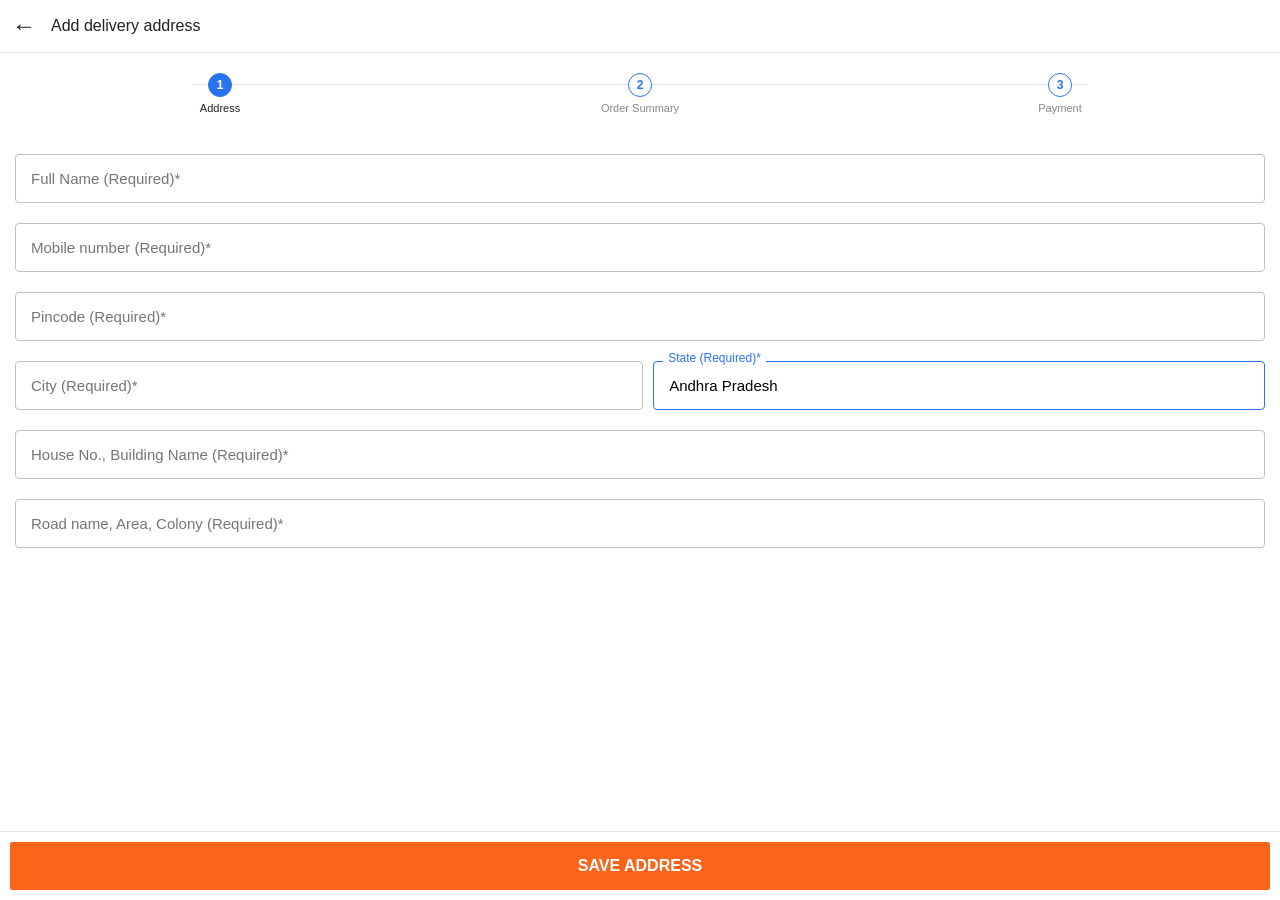
<file: delivery-address.html>
<!DOCTYPE html>
<html lang="en">
<head>
    <meta charset="UTF-8">
    <meta name="viewport" content="width=device-width, initial-scale=1.0">
    <title>Add delivery address</title>
    <style>
        body { font-family: -apple-system, sans-serif; margin: 0; background: #fff; color: #212121; }
        
        /* Header */
        .header { display: flex; align-items: center; padding: 12px; border-bottom: 1px solid #e0e0e0; position: sticky; top: 0; background: white; z-index: 10; }
        .back-btn { font-size: 24px; margin-right: 15px; cursor: pointer; }
        .header-title { font-size: 16px; font-weight: 500; }

        /* Step Indicator */
        .steps-bar { display: flex; justify-content: space-around; padding: 20px 10px; position: relative; }
        .step { text-align: center; flex: 1; position: relative; z-index: 2; }
        .step-circle { width: 22px; height: 22px; border-radius: 50%; border: 1px solid #2874f0; display: flex; align-items: center; justify-content: center; margin: 0 auto 5px; background: white; color: #2874f0; font-size: 12px; font-weight: bold; }
        .step.active .step-circle { background: #2874f0; color: white; }
        .step-label { font-size: 11px; color: #878787; }
        .step.active .step-label { color: #212121; font-weight: 500; }
        /* Line between steps */
        .steps-bar::after { content: ''; position: absolute; top: 31px; left: 15%; right: 15%; height: 1px; background: #e0e0e0; z-index: 1; }

        /* Form Styling */
        .form-container { padding: 0 15px 100px; }
        .input-box { width: 100%; border: 1px solid #c2c2c2; border-radius: 4px; padding: 15px; margin-top: 20px; box-sizing: border-box; font-size: 15px; outline: none; }
        .input-box:focus { border-color: #2874f0; }
        
        .row { display: flex; gap: 10px; }
        
        /* State Dropdown specific */
        .state-wrapper { position: relative; margin-top: 20px; width: 100%; }
        .state-label { position: absolute; top: -10px; left: 10px; background: white; padding: 0 5px; font-size: 12px; color: #2874f0; }
        .state-select { width: 100%; border: 1px solid #2874f0; border-radius: 4px; padding: 15px; font-size: 15px; background: white; outline: none; -webkit-appearance: none; }

        /* Bottom Button */
        .footer { position: fixed; bottom: 0; width: 100%; padding: 10px; background: white; border-top: 1px solid #e0e0e0; box-sizing: border-box; }
        .save-btn { background: #fb641b; color: white; border: none; width: 100%; padding: 15px; font-size: 16px; font-weight: bold; border-radius: 2px; cursor: pointer; text-transform: uppercase; }
    </style>
</head>
<body>

    <div class="header">
        <span class="back-btn" onclick="history.back()">&larr;</span>
        <span class="header-title">Add delivery address</span>
    </div>

    <div class="steps-bar">
        <div class="step active">
            <div class="step-circle">1</div>
            <div class="step-label">Address</div>
        </div>
        <div class="step">
            <div class="step-circle">2</div>
            <div class="step-label">Order Summary</div>
        </div>
        <div class="step">
            <div class="step-circle">3</div>
            <div class="step-label">Payment</div>
        </div>
    </div>

    <div class="form-container">
        <input type="text" id="name" class="input-box" placeholder="Full Name (Required)*">
        <input type="number" id="phone" class="input-box" placeholder="Mobile number (Required)*">
        <input type="number" id="pin" class="input-box" placeholder="Pincode (Required)*">
        
        <div class="row">
            <input type="text" id="city" class="input-box" placeholder="City (Required)*">
            <div class="state-wrapper">
                <span class="state-label">State (Required)*</span>
                <select id="state" class="state-select">
                    <option value="Andaman and Nicobar Islands">Andaman and Nicobar Islands</option>
                    <option value="Andhra Pradesh" selected>Andhra Pradesh</option>
                    <option value="Arunachal Pradesh">Arunachal Pradesh</option>
                    <option value="Assam">Assam</option>
                    <option value="Bihar">Bihar</option>
                    <option value="Chandigarh">Chandigarh</option>
                    <option value="Chhattisgarh">Chhattisgarh</option>
                    <option value="Dadra and Nagar Haveli">Dadra and Nagar Haveli</option>
                    <option value="Daman and Diu">Daman and Diu</option>
                    <option value="Delhi">Delhi</option>
                    <option value="Goa">Goa</option>
                    <option value="Gujarat">Gujarat</option>
                    <option value="Haryana">Haryana</option>
                    <option value="Himachal Pradesh">Himachal Pradesh</option>
                    <option value="Jammu and Kashmir">Jammu and Kashmir</option>
                    <option value="Jharkhand">Jharkhand</option>
                    <option value="Karnataka">Karnataka</option>
                    <option value="Kerala">Kerala</option>
                    <option value="Ladakh">Ladakh</option>
                    <option value="Lakshadweep">Lakshadweep</option>
                    <option value="Madhya Pradesh">Madhya Pradesh</option>
                    <option value="Maharashtra">Maharashtra</option>
                    <option value="Manipur">Manipur</option>
                    <option value="Meghalaya">Meghalaya</option>
                    <option value="Mizoram">Mizoram</option>
                    <option value="Nagaland">Nagaland</option>
                    <option value="Odisha">Odisha</option>
                    <option value="Puducherry">Puducherry</option>
                    <option value="Punjab">Punjab</option>
                    <option value="Rajasthan">Rajasthan</option>
                    <option value="Sikkim">Sikkim</option>
                    <option value="Tamil Nadu">Tamil Nadu</option>
                    <option value="Telangana">Telangana</option>
                    <option value="Tripura">Tripura</option>
                    <option value="Uttar Pradesh">Uttar Pradesh</option>
                    <option value="Uttarakhand">Uttarakhand</option>
                    <option value="West Bengal">West Bengal</option>
                </select>
            </div>
        </div>

        <input type="text" id="house" class="input-box" placeholder="House No., Building Name (Required)*">
        <input type="text" id="area" class="input-box" placeholder="Road name, Area, Colony (Required)*">
    </div>

    <div class="footer">
        <button class="save-btn" onclick="saveAndNext()">Save Address</button>
    </div>

    <script>
        function saveAndNext() {
            const name = document.getElementById('name').value;
            const phone = document.getElementById('phone').value;
            const addr = document.getElementById('house').value;

            if(name && phone.length === 10 && addr) {
                // Yahan address ko URL parameters ke sath summary page par bhejenge
                const currentUrlParams = window.location.search;
                window.location.href = `order-summary.html${currentUrlParams}&custName=${name}&custPhone=${phone}`;
            } else {
                alert("Please fill all required fields correctly.");
            }
        }
    </script>
</body>
</html>
</file>
